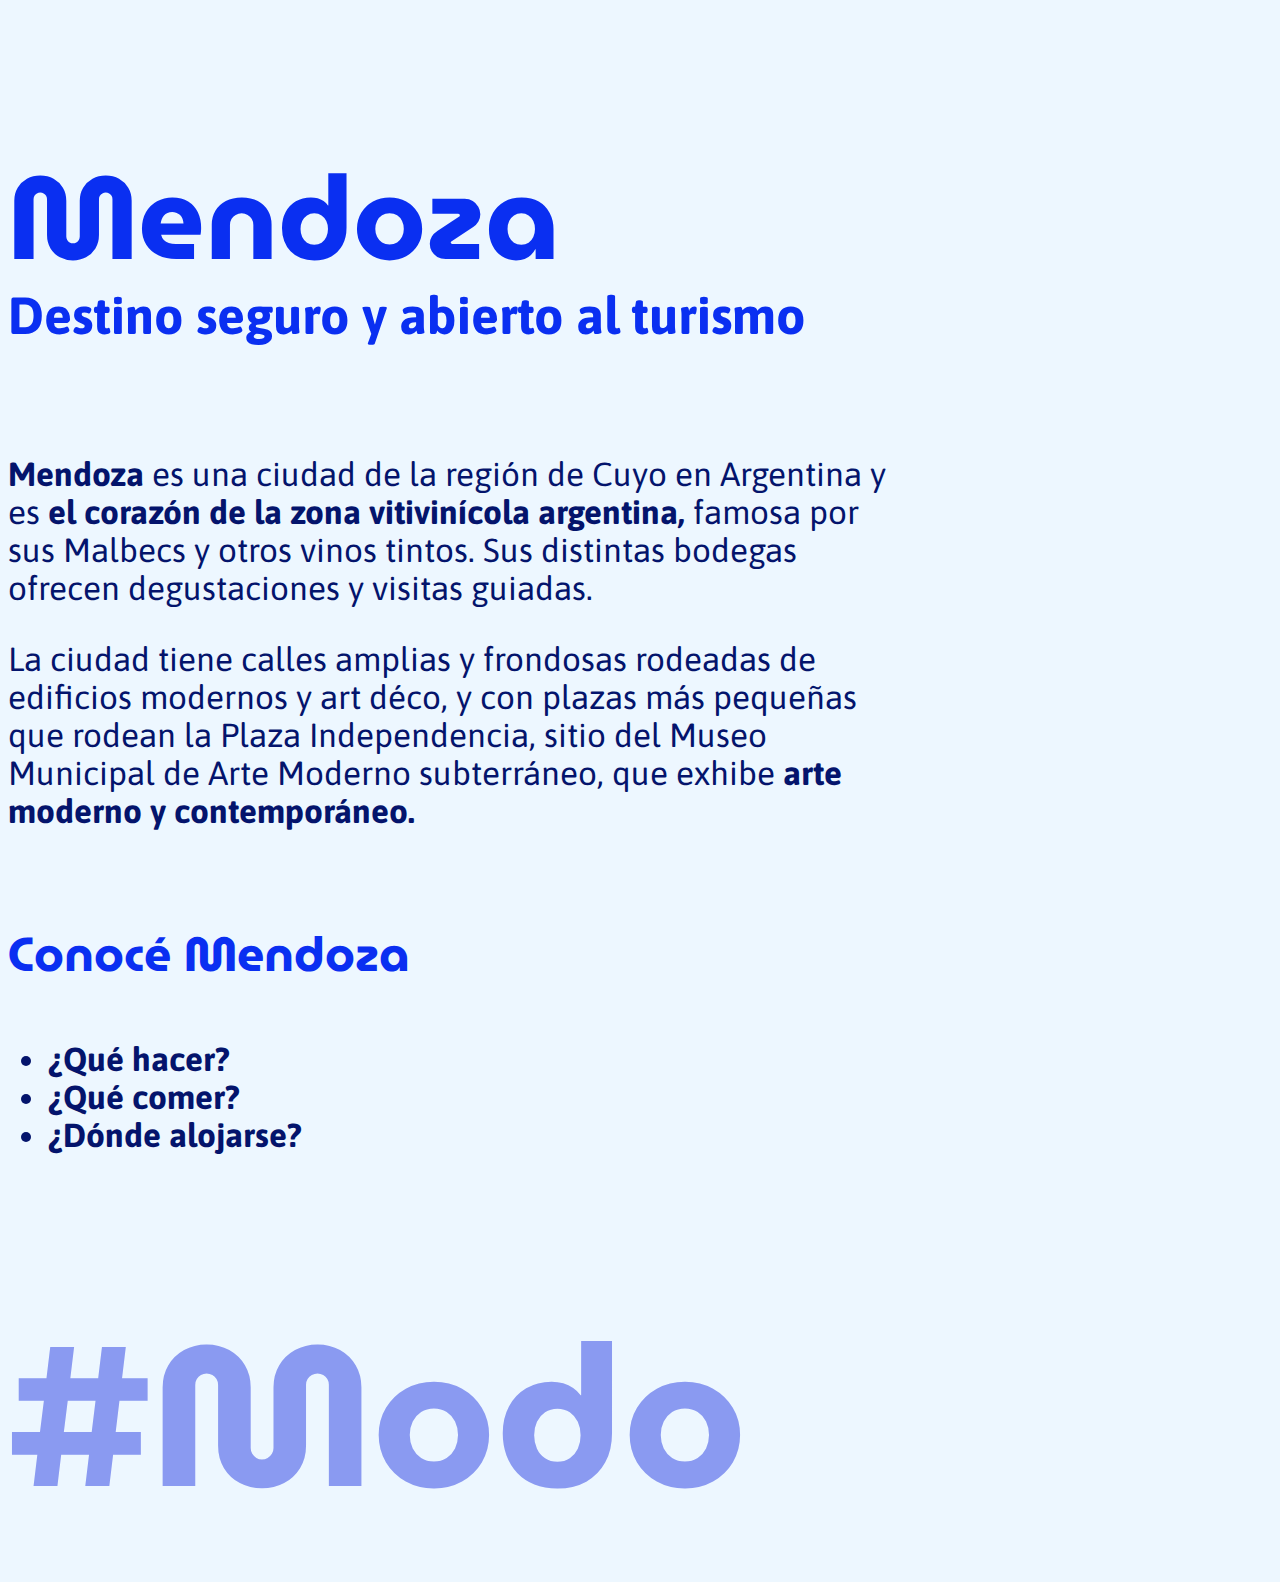
<file: M1 HTML/Ejercicio 1/index.html>
<!DOCTYPE html>
<html lang="es">
<html>

<head>
    <meta name="viewport" content="width=device-width, initial-scale=1.0">
    <meta charset="UTF-8">
    <meta http-equiv="X-UA-Compatible" content="IE=edge">
    <meta name="viewport" content="width=device-width, initial-scale=1.0">
    <link rel="stylesheet" href="estiloscssmendoza.css">
    <link rel="preconnect" href="https://fonts.googleapis.com">
    <link rel="preconnect" href="https://fonts.gstatic.com" crossorigin>
    <link href="https://fonts.googleapis.com/css2?family=Asap:wght@100&family=MuseoModerno:wght@700&display=swap" rel="stylesheet">
    <title>Laboratorio 1</title>
</head>

<body>
    <section> 
        <h1>Mendoza</h1>
        <h2 >Destino seguro y abierto al turismo</h2>
    </section>
        
    <p>
        <br>
        <br>
        
        <strong>Mendoza</strong> es una ciudad de la región de Cuyo en Argentina y
        es <strong>el corazón de la zona vitivinícola argentina,</strong> famosa por
        sus Malbecs y otros vinos tintos. Sus distintas bodegas
        ofrecen degustaciones y visitas guiadas. 
    </p>  
    
    <p>  
        La ciudad tiene calles amplias y frondosas rodeadas de
        edificios modernos y art déco, y con plazas más pequeñas
        que rodean la Plaza Independencia, sitio del Museo
        Municipal de Arte Moderno subterráneo, que exhibe <strong>arte
        moderno y contemporáneo.</strong>
        
        <br>
        <br>
    </p>
    
    <h3>Conocé Mendoza</h3>  
    
    <ul>
        
    <li>¿Qué hacer?</li>
    <li>¿Qué comer?</li>   
    <li>¿Dónde alojarse?</li> 
    </ul>
<br>
<br>
<br>
<br>
    
<div class="modo">
       <span>#Modo</span> 
</div>
    
    
</body>
</html>
</file>
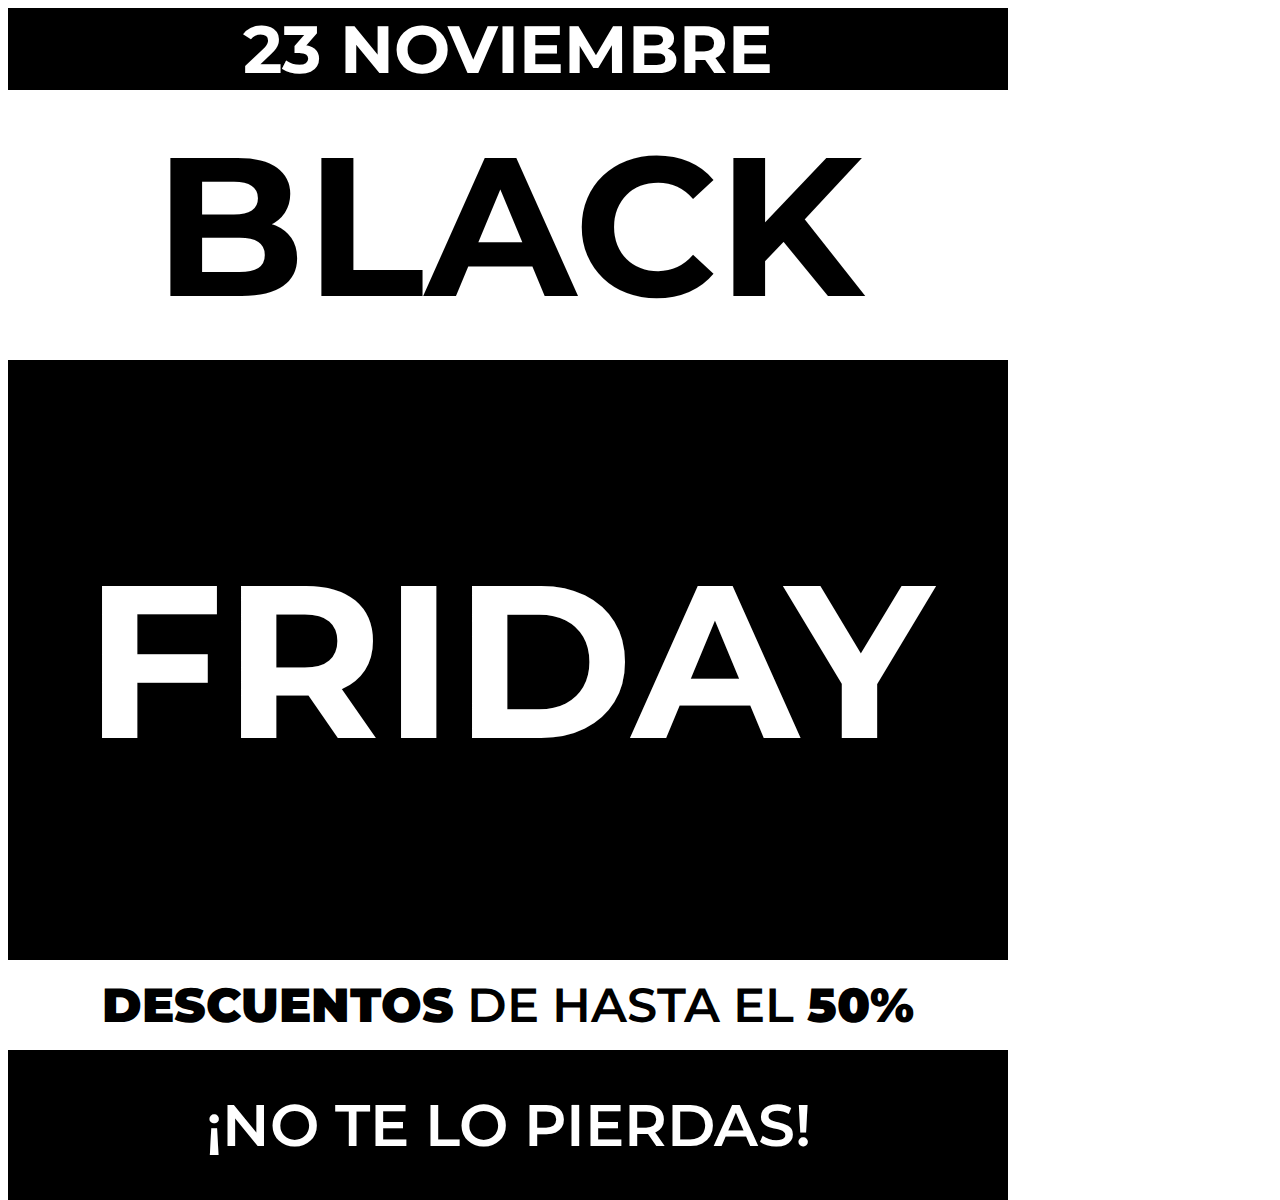
<file: M1 HTML/Ejercicio 2/index.html>
<!DOCTYPE html>
<html lang="es">
<html>

<head>
    <meta name="viewport" content="width=device-width, initial-scale=1.0">
    <meta charset="UTF-8">
    <meta http-equiv="X-UA-Compatible" content="IE=edge">
    <meta name="viewport" content="width=device-width, initial-scale=1.0">
    <link rel="stylesheet" href="estiloscssej2.css">
    <link rel="preconnect" href="https://fonts.googleapis.com">
    <link rel="preconnect" href="https://fonts.gstatic.com" crossorigin>
    <link href="https://fonts.googleapis.com/css2?family=Montserrat:wght@100;600;900&display=swap" rel="stylesheet">
    <title>Laboratorio 2</title>
</head>

<body>
    
    
    <section class="denoviembre"> 
        <h3>23 NOVIEMBRE</h3>
    </section>
    
    <section class="black"> 
        <h2>BLACK</h2>
    </section>
    
    <section class="friday"> 
        <h1>FRIDAY</h1>
    </section>

    <section class="descuentos"> 
        
        <h4><strong>DESCUENTOS</strong>&nbsp <span>DE HASTA EL</span>  &nbsp<strong>50%</strong></h4>
        
    </section>

    <section class="notepierdas" >
        <span>¡NO TE LO PIERDAS!</span>
    </section>

</body>




</html>
</file>
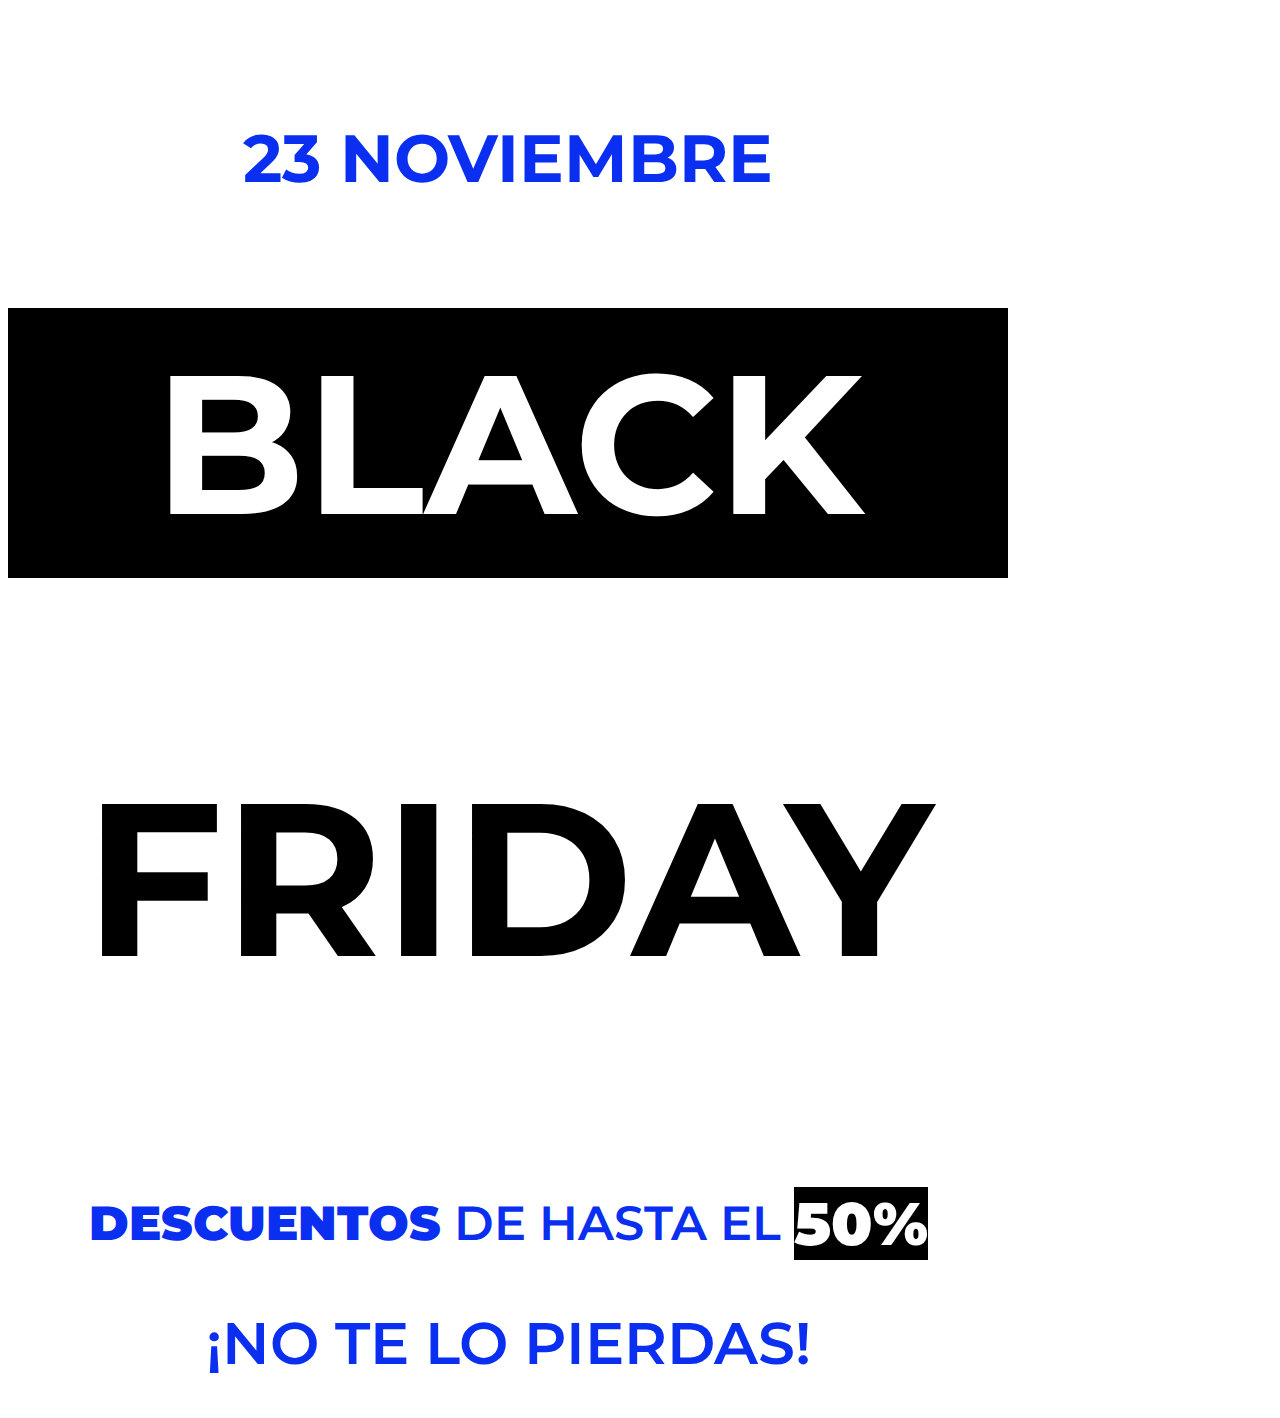
<file: M1 HTML/Ejercicio 3/index.html>
<!DOCTYPE html>
<html lang="es">
<html>

<head>
    <meta name="viewport" content="width=device-width, initial-scale=1.0">
    <meta charset="UTF-8">
    <meta http-equiv="X-UA-Compatible" content="IE=edge">
    <meta name="viewport" content="width=device-width, initial-scale=1.0">
    <link rel="stylesheet" href="estiloscssej3.css">
    <link rel="preconnect" href="https://fonts.googleapis.com">
    <link rel="preconnect" href="https://fonts.gstatic.com" crossorigin>
    <link href="https://fonts.googleapis.com/css2?family=Montserrat:wght@100;600;900&display=swap" rel="stylesheet">
    <title>Laboratorio 3</title>
</head>

<body>
    
    
    <div class="denoviembre"> 
        <h3>23 NOVIEMBRE</h3>
    </div>
    
    <div class="black"> 
        <h2>BLACK</h2>
    </div>
    
    <div class="friday"> 
        <h1>FRIDAY</h1>
    </div>

    <div class="descuentos"> 
        
        <h4><strong>DESCUENTOS</strong>&nbsp<span>DE HASTA EL</span>&nbsp<strong><span class="cincuenta">50%</strong></span></h4>
        
    </div>

    <div class="notepierdas" >
        <span>¡NO TE LO PIERDAS!</span>
    </div>

</body>




</html>
</file>
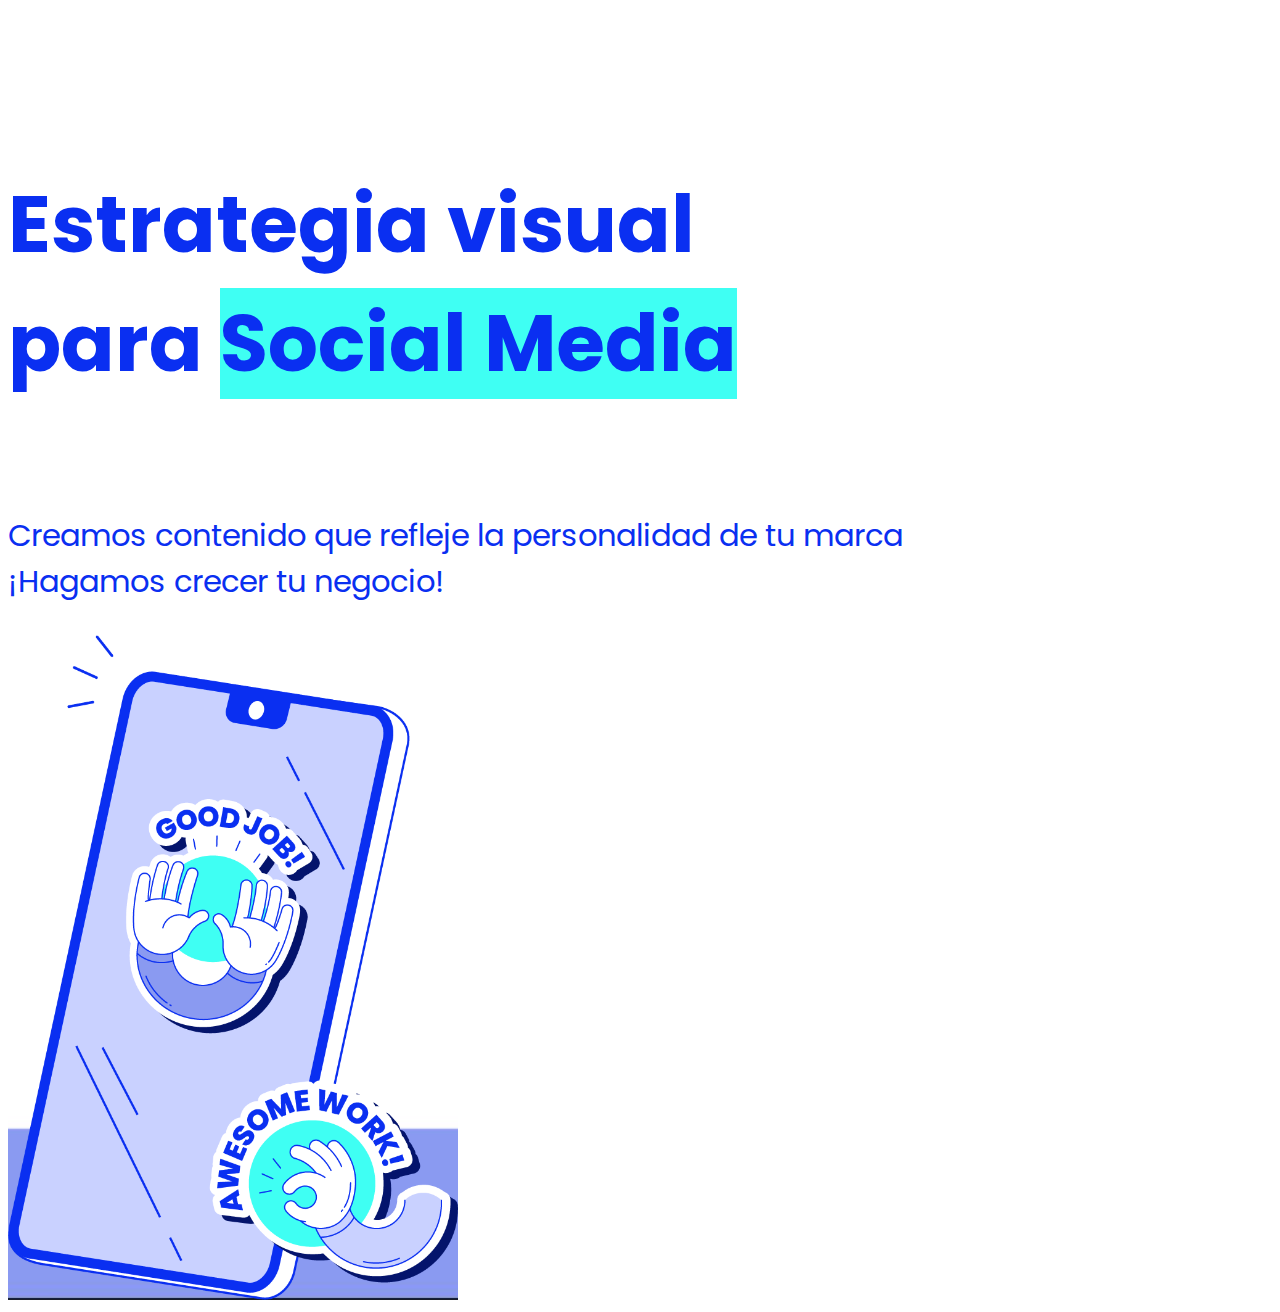
<file: M2 HTML/Ejercicio 1/index.html>
<!DOCTYPE html>
<html lang="es">
<html>

<head>
    <meta name="viewport" content="width=device-width, initial-scale=1.0">
    <meta charset="UTF-8">
    <meta http-equiv="X-UA-Compatible" content="IE=edge">
    <meta name="viewport" content="width=device-width, initial-scale=1.0">
    <link rel="stylesheet" href="m2htmlej1.css">
    <link rel="preconnect" href="https://fonts.googleapis.com">
    <link rel="preconnect" href="https://fonts.gstatic.com" crossorigin>
    <link href="https://fonts.googleapis.com/css2?family=Poppins:wght@500;700&display=swap" rel="stylesheet">
    <title>Laboratorio 1</title>
</head>

<body>
   
    <section class="titulo">
        <h1>Estrategia visual <br>para&nbsp;<span class="socialmedia">Social Media</span></h1>
    </section>
    
    <section>
        <p>Creamos contenido que refleje la personalidad de tu marca ¡Hagamos crecer tu negocio!</p>
    </section>

    <section class="imagenes">
        <img src="images/celu.png" alt=“celu” style="width: 50%; height: 50%;">
    </section>
        
   
    
</body>
</html>
</file>
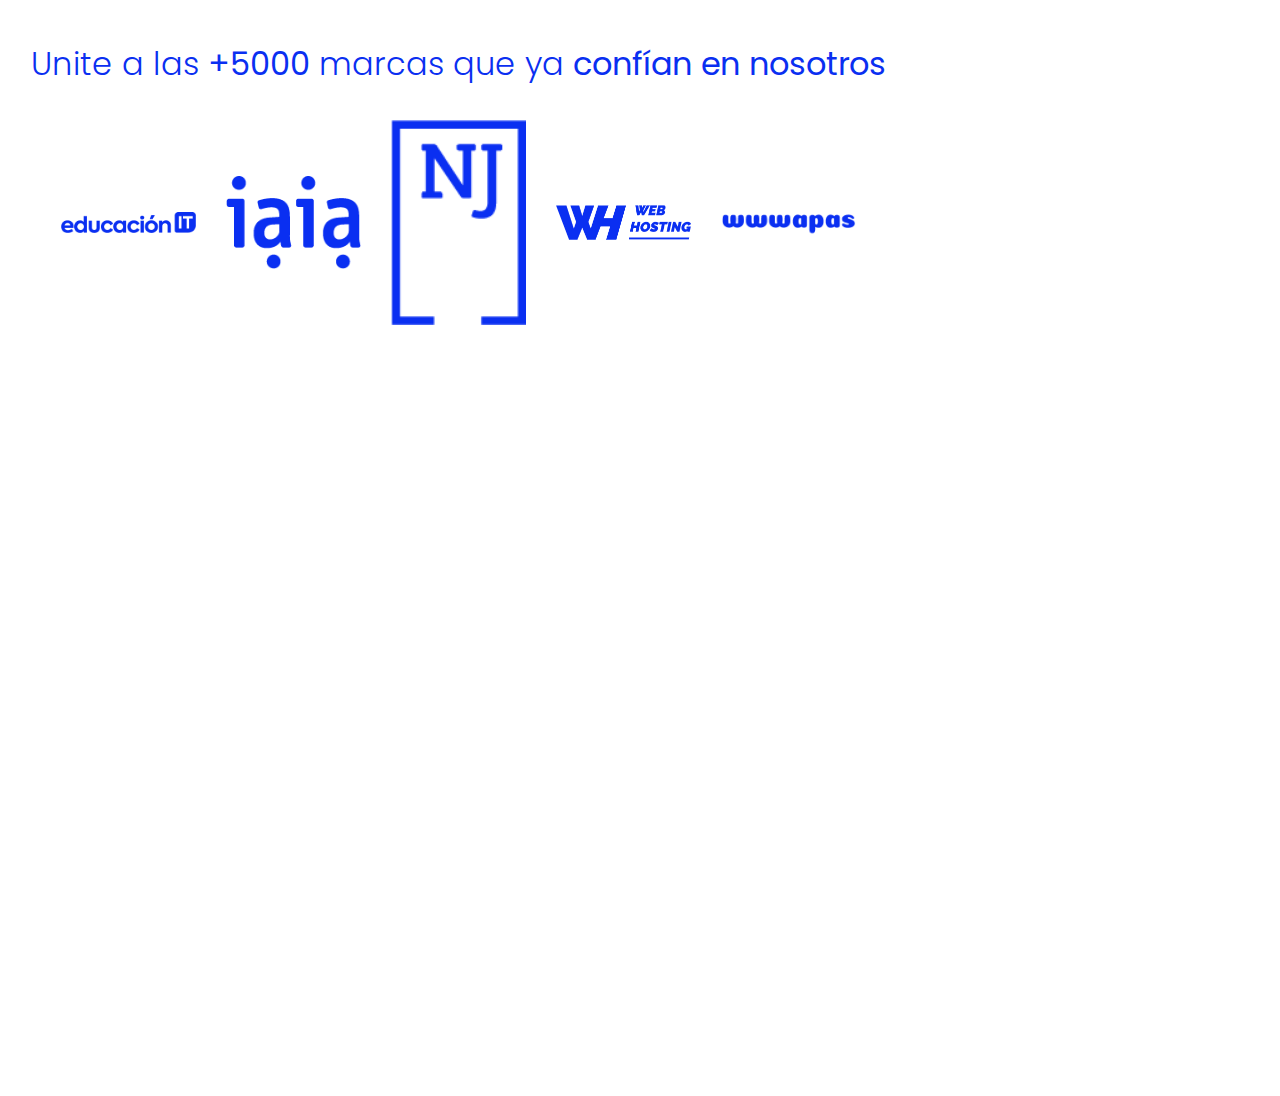
<file: M2 HTML/Ejercicio 2/index.html>
<!DOCTYPE html>
<html lang="es">
<html>

<head>
    <meta name="viewport" content="width=device-width, initial-scale=1.0">
    <meta charset="UTF-8">
    <meta http-equiv="X-UA-Compatible" content="IE=edge">
    <meta name="viewport" content="width=device-width, initial-scale=1.0">
    <link rel="stylesheet" href="m2htmlej2.css">
    <link rel="preconnect" href="https://fonts.googleapis.com">
    <link rel="preconnect" href="https://fonts.gstatic.com" crossorigin>
    <link href="https://fonts.googleapis.com/css2?family=Poppins:wght@300;500;700&display=swap" rel="stylesheet">
    <title>Laboratorio 2</title>
</head>

<body>
   
    <section class="titulo">
                 <span>Unite a las <strong>+5000</strong> marcas que ya <strong>confían en nosotros</strong></span>
    </section>
    
   <div class="imagenes">
        <img src="images/logos-EIT.png" alt=“EducacionIT” style="width: 15% ; height: 15% ;">
        <img src="images/logos-iaia.png" alt=“iaiaia” style="width: 15%; height: 15% ;">
        <img src="images/logos-NJ.png" alt=“NJ” style="width: 15% ; height: 15% ;">
        <img src="images/logos-WH.png" alt=“WH” style="width: 15% ; height: 15% ;">
        <img src="images/logos-wwwapas.png" alt=“wwwapas” style="width: 15%; height: 15% ;">
   </div>
        
   
    
</body>
</html>
</file>
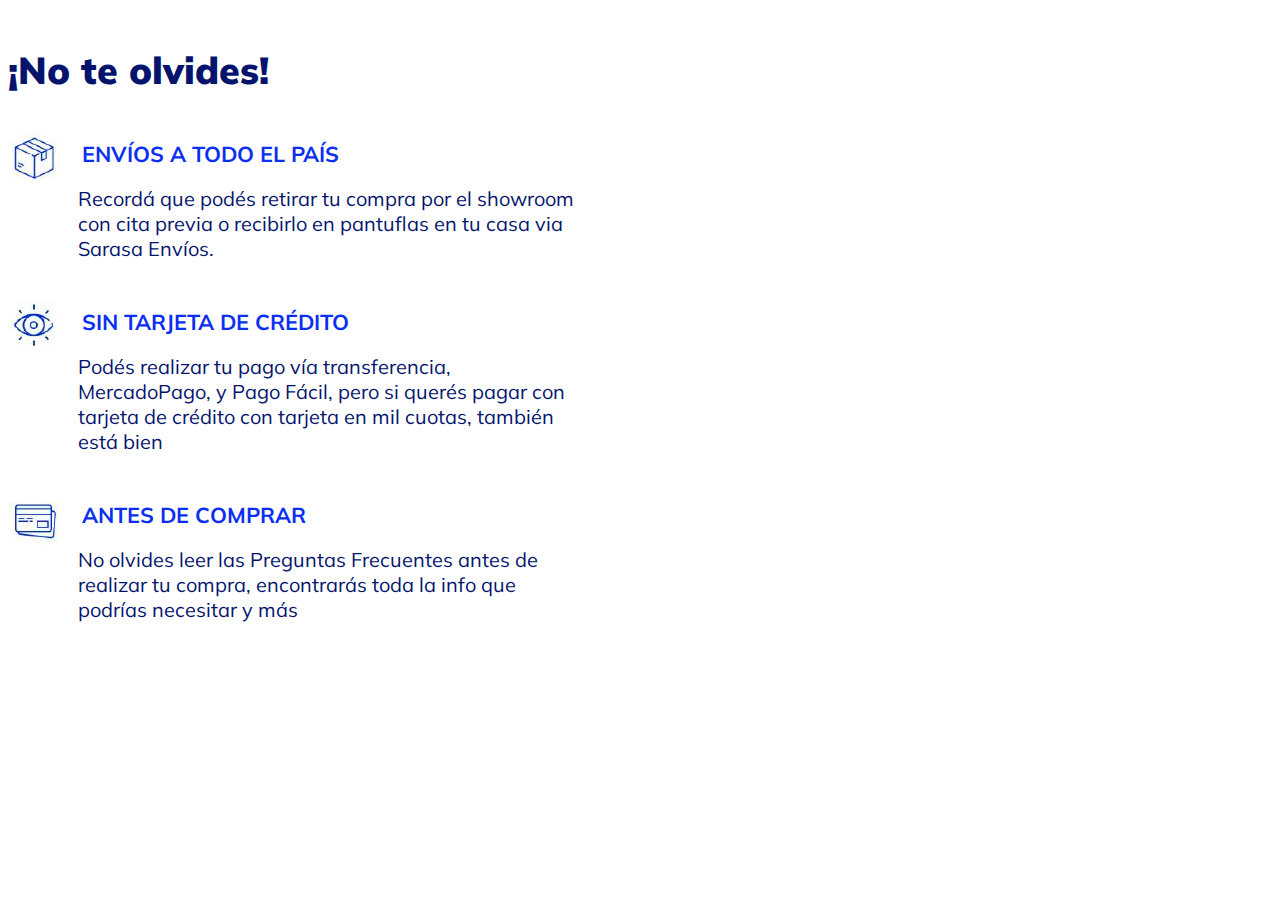
<file: M3-HTML/Ej 1/index.html>
<!DOCTYPE html>
<html lang="es">
<head>
    <meta charset="UTF-8">
    <meta http-equiv="X-UA-Compatible" content="IE=edge">
    <meta name="viewport" content="width=device-width, initial-scale=1.0">
    <title>Desafío 1</title>
    <link rel="preconnect" href="https://fonts.googleapis.com">
    <link rel="preconnect" href="https://fonts.gstatic.com" crossorigin>
    <link href="https://fonts.googleapis.com/css2?family=Mulish:wght@400;700;900&display=swap" rel="stylesheet">
    <link rel="stylesheet" href="ej1.css">

</head>

<p class="titulo">
    ¡No te olvides!
</p>

<div>
<img class="imagenes" src="images/box-icon.jpg" alt="box">
<span class="tituloimagen">ENVÍOS A TODO EL PAÍS</span>
<p>
    Recordá que podés retirar tu compra por el showroom con cita previa o recibirlo en pantuflas en tu casa
    via Sarasa Envíos.
</p>
</div>

<div>
    <img class="imagenes" src="images/eye-icon.jpg" alt="eye">
    <span class="tituloimagen">SIN TARJETA DE CRÉDITO</span>
    <p>
        Podés realizar tu pago vía transferencia, MercadoPago, y Pago Fácil, pero 
        si querés pagar con tarjeta de crédito con tarjeta en mil cuotas, también está bien
    </p>
    </div>

    <div>
        <img class="imagenes" src="images/card-icon.jpg" alt="card">
        <span class="tituloimagen">ANTES DE COMPRAR</span>
        <p>
            No olvides leer las Preguntas Frecuentes antes de realizar tu compra,
            encontrarás toda la info que podrías necesitar y más
        </p>
        </div>
    
<body>
    
</body>
</html>
</file>
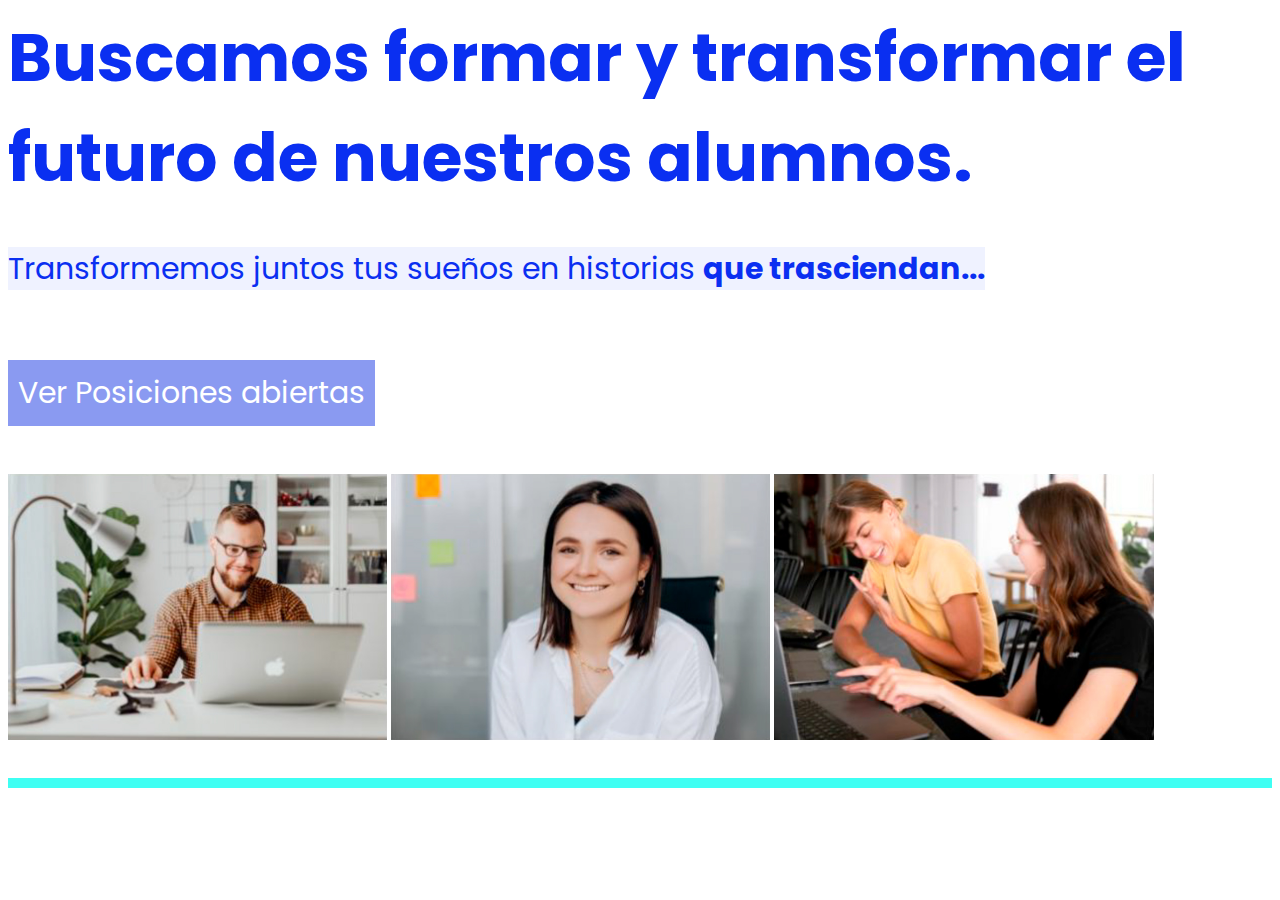
<file: M3-HTML/Ej 2/index.html>
<!DOCTYPE html>
<html lang="es">
<head>
    <meta charset="UTF-8">
    <meta http-equiv="X-UA-Compatible" content="IE=edge">
    <meta name="viewport" content="width=device-width, initial-scale=1.0">
    <title>Desafío 2</title>
    <link rel="preconnect" href="https://fonts.googleapis.com">
    <link rel="preconnect" href="https://fonts.gstatic.com" crossorigin>
    <link href="https://fonts.googleapis.com/css2?family=Poppins:wght@400;700&display=swap" rel="stylesheet">
    <link rel="stylesheet" href="ej2.css">

</head>

<div>
<p class="titulo">
    Buscamos formar y transformar el futuro de nuestros alumnos.
</p>
</div>

<div>
<p class ="subtitulo">
    Transformemos juntos tus sueños en historias <strong>que trasciendan...</strong>
</p>
</div>

<div>
    
        <button class="posiciones">Ver Posiciones abiertas</button>
    
</div>

<div>
<p>
    <img class="imagenes" src="images/img-1.jpg" alt="img1">
    <img class="imagenes" src="images/img-2.jpg" alt="img2">
    <img class="imagenes" src="images/img-3.jpg" alt="img3">
</p>
</div>

<div style="background-color: #3ffff3; height:10px;" >

</div>


    
<body>
    
</body>
</html>
</file>
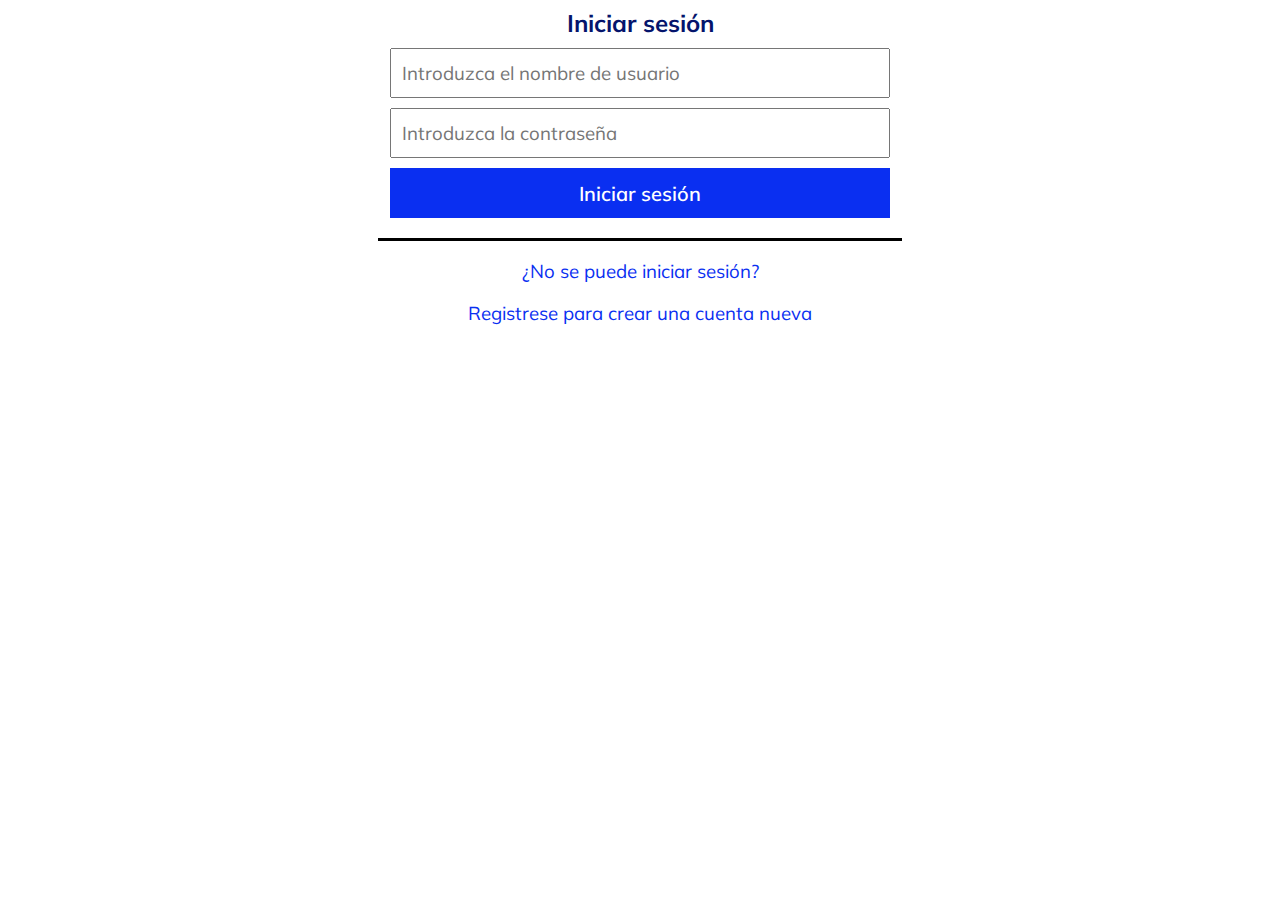
<file: M3-HTML/Ej 3/index.html>
<!DOCTYPE html>
<html lang="en">
<head>
    <meta charset="UTF-8">
    <meta http-equiv="X-UA-Compatible" content="IE=edge">
    <meta name="viewport" content="width=device-width, initial-scale=1.0">
    <link rel="preconnect" href="https://fonts.googleapis.com">
    <link rel="preconnect" href="https://fonts.gstatic.com" crossorigin>
    <link href="https://fonts.googleapis.com/css2?family=Mulish:wght@400;600;700&display=swap" rel="stylesheet">
    <link rel="stylesheet" href="ej3.css">
    <title>Desafío 3</title>
</head>

<body>
    <span class="titulo">Iniciar sesión</span><br>
<form>
    
    <fieldset>
        
<input class="inputs" type="text" placeholder="Introduzca el nombre de usuario" id="user"><br>
<input class="inputs" type="password" placeholder="Introduzca la contraseña" id="password"><br>
<input class="submit" type="submit" id="iniciarsesion" value="Iniciar sesión"><br>
    
    </fieldset> 
    


</form>
<br>
<a  href=index.html title="¿No se puede iniciar sesión?">¿No se puede iniciar sesión?</a>
<br>
<br>
<a href=index.html title="Registrese">Registrese para crear una cuenta nueva</a>
</body>
</html>
</file>
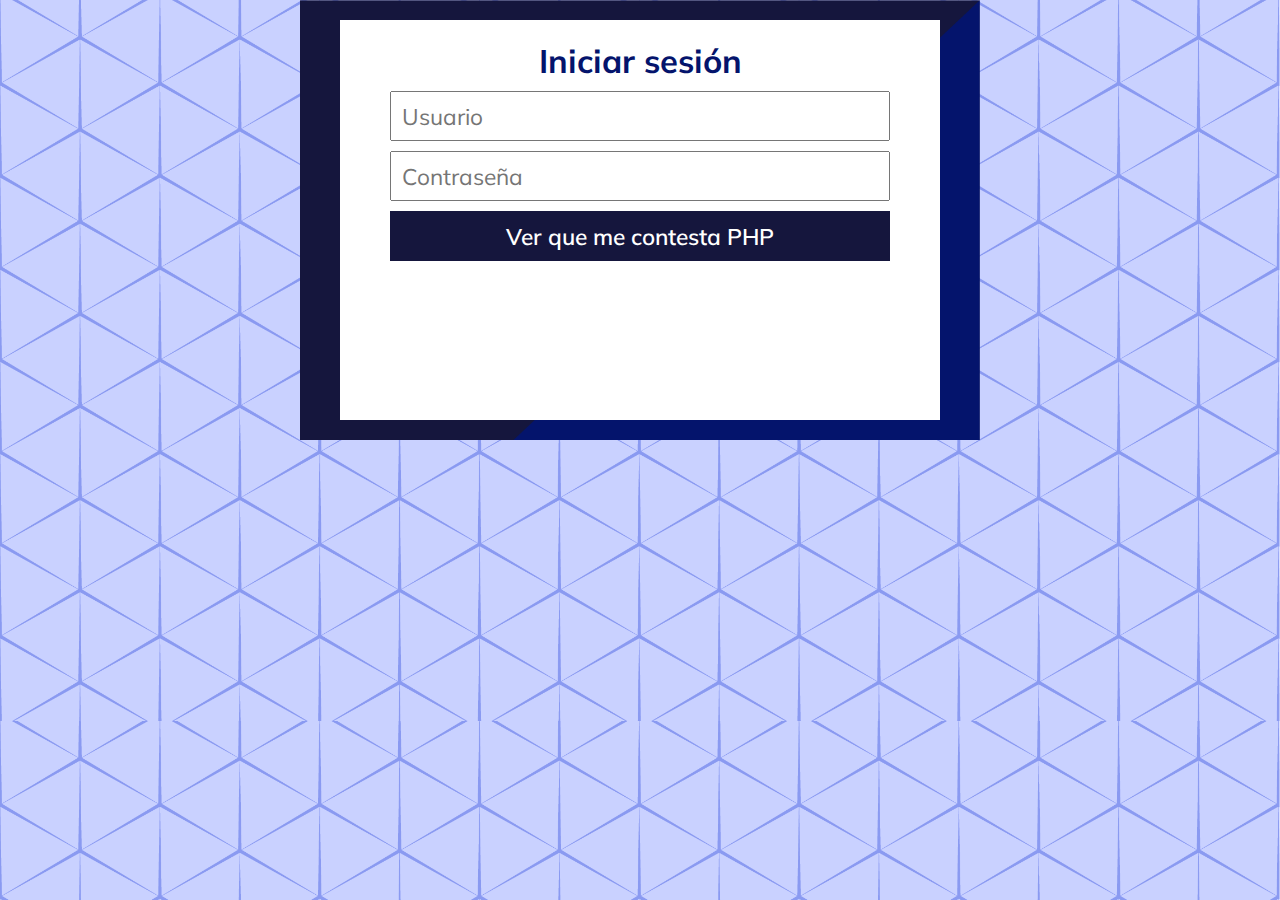
<file: M4-HTML/Ej 1/index.html>
<!DOCTYPE html>
<html lang="en">
<head>
    <meta charset="UTF-8">
    <meta http-equiv="X-UA-Compatible" content="IE=edge">
    <meta name="viewport" content="width=device-width, initial-scale=1.0">
    <link rel="preconnect" href="https://fonts.googleapis.com">
    <link rel="preconnect" href="https://fonts.gstatic.com" crossorigin>
    <link href="https://fonts.googleapis.com/css2?family=Mulish:wght@400;600;700&display=swap" rel="stylesheet">
    <link rel="stylesheet" href="ej1.css">
    <title>Desafío 1</title>
</head>

<body>
    
<div class="divisor">
    
    <form>
        <span class="titulo">Iniciar sesión</span><br>
    <fieldset>
        
<input class="inputs" type="text" placeholder="Usuario" id="user"><br>
<input class="inputs" type="password" placeholder="Contraseña" id="password"><br>
<input class="submit" type="submit" id="vercontesta" value="Ver que me contesta PHP"><br>
    
    </fieldset> 
    


</form>
</div>

</body>
</html>
</file>
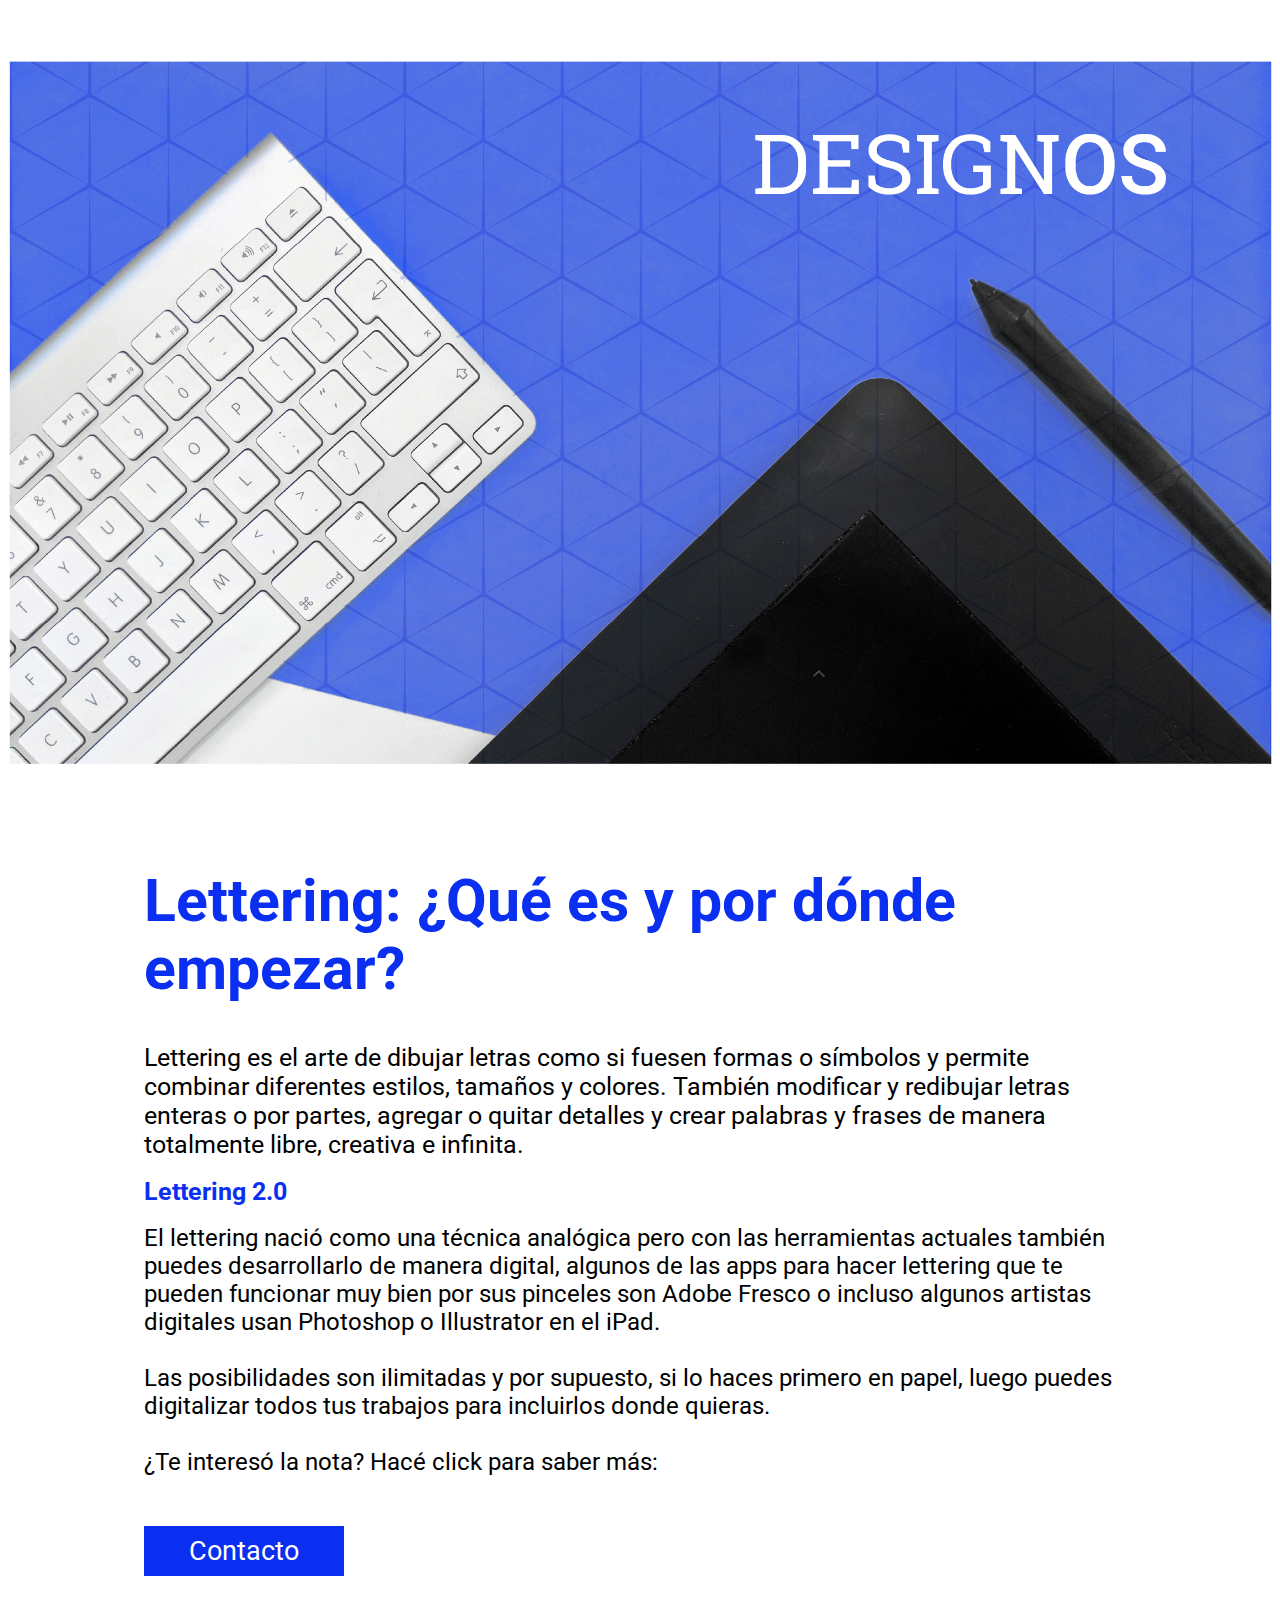
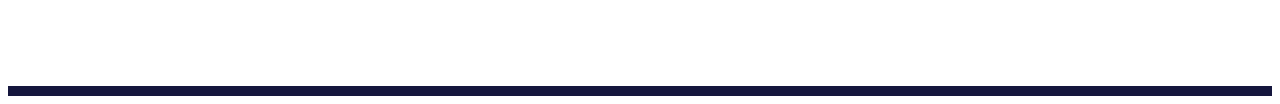
<file: M4-HTML/Ej 3/index.html>
<!DOCTYPE html>
<html lang="es">
<head>
    <meta charset="UTF-8">
    <meta http-equiv="X-UA-Compatible" content="IE=edge">
    <meta name="viewport" content="width=device-width, initial-scale=1.0">
    <title>Desafío 3</title>
    <link rel="preconnect" href="https://fonts.googleapis.com">
    <link rel="preconnect" href="https://fonts.gstatic.com" crossorigin>
    <link href="https://fonts.googleapis.com/css2?family=Roboto:wght@400;700&display=swap" rel="stylesheet">
    <link rel="stylesheet" href="ej3.css">
</head>


<body>
    <header>
            
    </header>
    <main>
        
<h1 class="titulo">Lettering: ¿Qué es y por dónde empezar?</h1>
<p class="p1">
    Lettering es el arte de dibujar letras como si fuesen formas o símbolos 
    y permite combinar diferentes estilos, tamaños y colores. 
    También modificar y redibujar letras enteras o por partes, 
    agregar o quitar detalles y crear palabras y frases de manera totalmente libre, 
    creativa e infinita.
</p>
<br>
    <h2>Lettering 2.0</h2><br>
    <p class="p2">
        
    El lettering nació como una técnica analógica pero con las herramientas 
    actuales también puedes desarrollarlo de manera digital, 
    algunos de las apps para hacer lettering que te pueden funcionar 
    muy bien por sus pinceles son Adobe Fresco o incluso algunos artistas digitales 
    usan Photoshop o Illustrator en el iPad.<br><br>
    Las posibilidades son ilimitadas y por supuesto, 
    si lo haces primero en papel, luego puedes digitalizar todos tus trabajos para incluirlos 
    donde quieras. <br><br>

    ¿Te interesó la nota? Hacé click para saber más:

</p>

<a href="mailto:cosme@gmail.com">
<button class="contacto">Contacto</button>
</a>

    </main>
    <footer>

    </footer>
</body>
</html>
</file>
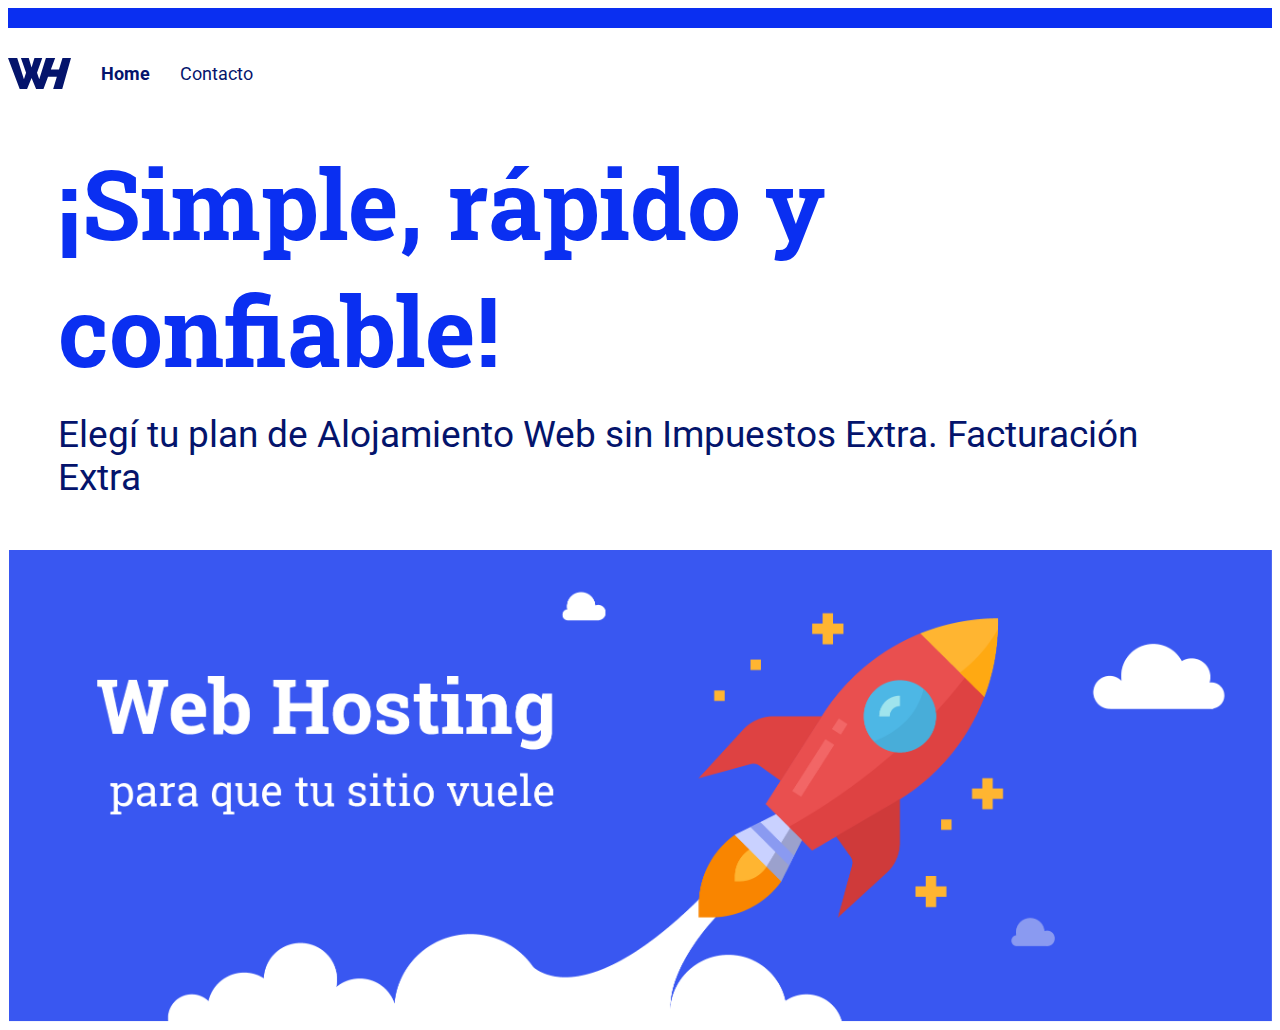
<file: M5-HTML/Ej  1 y 2/index.html>
<!DOCTYPE html>
<html lang="es">
<head>
    <meta charset="UTF-8">
    <meta http-equiv="X-UA-Compatible" content="IE=edge">
    <meta name="viewport" content="width=device-width, initial-scale=1.0">
    <title>Laboratorio 1</title>
    <link rel="preconnect" href="https://fonts.googleapis.com">
    <link rel="preconnect" href="https://fonts.gstatic.com" crossorigin>
    <link href="https://fonts.googleapis.com/css2?family=Roboto+Slab:wght@700&family=Roboto:wght@400;700&display=swap" rel="stylesheet">
    <link rel="stylesheet" href="ej1.css">
</head>
<body>
    <header class="header">
<img class="logo" src="images/M5-logo-azul.svg" alt="logoin">
<a class="vinculos activo" href="index.html">Home</a>
<a class= "vinculos" href="contacto.html">Contacto</a>
    </header>

    <div class="titular">
        <h1>¡Simple, rápido y confiable!</h1>
        <h2>Elegí tu plan de Alojamiento Web sin Impuestos Extra. Facturación Extra</h2>
    </div>

    <div class="contenido">
<img class="main" src="images/M5-Desafío1-img.png" alt="contenido">
    </div>
    
</body>
</html>
</file>
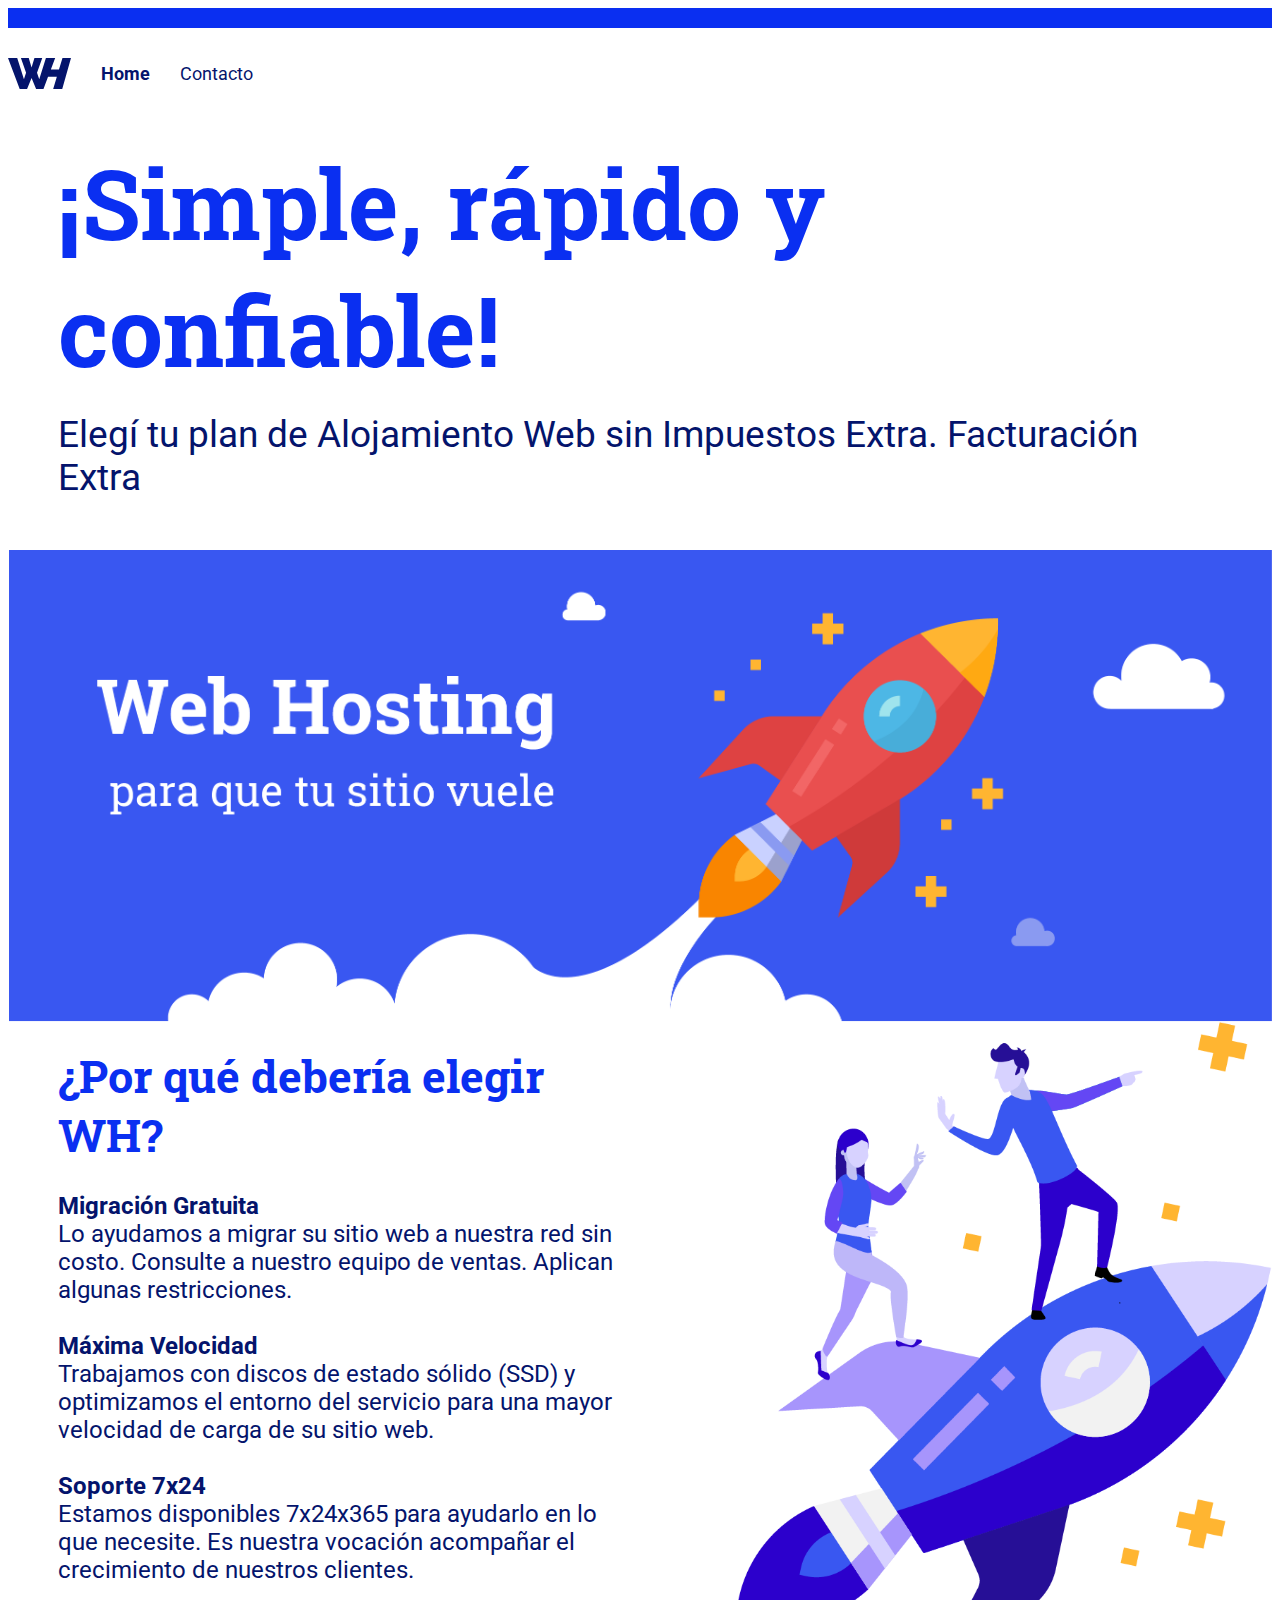
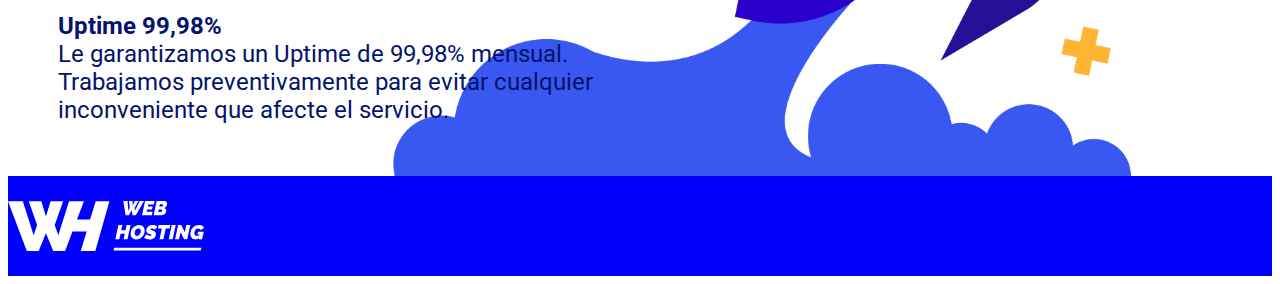
<file: M5-HTML/Ej 3/index.html>
<!DOCTYPE html>
<html lang="es">
<head>
    <meta charset="UTF-8">
    <meta http-equiv="X-UA-Compatible" content="IE=edge">
    <meta name="viewport" content="width=device-width, initial-scale=1.0">
    <title>Laboratorio 1</title>
    <link rel="preconnect" href="https://fonts.googleapis.com">
    <link rel="preconnect" href="https://fonts.gstatic.com" crossorigin>
    <link href="https://fonts.googleapis.com/css2?family=Roboto+Slab:wght@700&family=Roboto:wght@400;700&display=swap" rel="stylesheet">
    <link rel="stylesheet" href="ej1.css">
</head>
<body>
    <header class="header">
<img class="logo" src="images/M5-logo-azul.svg" alt="logoin">
<a class="vinculos activo" href="index.html">Home</a>
<a class= "vinculos" href="contacto.html">Contacto</a>
    </header>

    <div class="titular">
        <h1>¡Simple, rápido y confiable!</h1>
        <h2>Elegí tu plan de Alojamiento Web sin Impuestos Extra. Facturación Extra</h2>
    </div>

    <div class="contenido">
<img class="main" src="images/M5-Desafío1-img.png" alt="contenido">
    </div>

    <div class="contenido2">
        <p>
           <span class="titulo2">¿Por qué debería elegir WH?</span> <br><br>

           <strong>Migración Gratuita</strong> <br>
Lo ayudamos a migrar su sitio web a nuestra red sin costo. Consulte a nuestro equipo de ventas. Aplican algunas restricciones. <br><br>

<strong>Máxima Velocidad</strong> <br>
Trabajamos con discos de estado sólido (SSD) y optimizamos el entorno del servicio para una mayor velocidad de carga de su sitio web. <br><br>

<strong>Soporte 7x24</strong> <br>
Estamos disponibles 7x24x365 para ayudarlo en lo que necesite. Es nuestra vocación acompañar el crecimiento de nuestros clientes. <br><br>

<strong>Uptime 99,98%</strong> <br>
Le garantizamos un Uptime de 99,98% mensual. Trabajamos preventivamente para evitar cualquier inconveniente que afecte el servicio. <br><br>
        </p>
        
    </div>
    <footer>
        <img class="logoblanco" src="images/M5-logo-blanco.svg" alt="logoblanco">
    </footer>
    
</body>
</html>
</file>
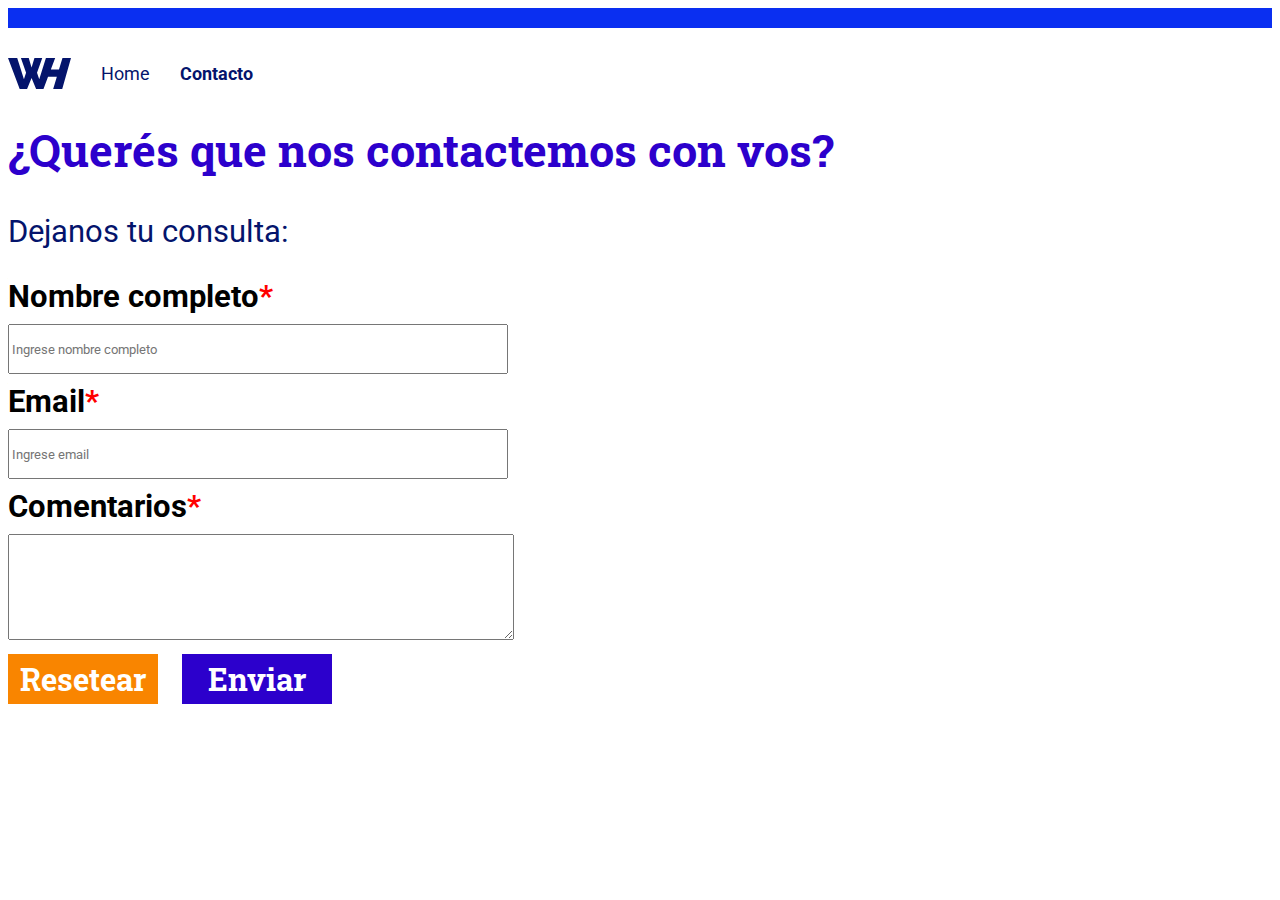
<file: M5-HTML/Ej  1 y 2/contacto.html>
<!DOCTYPE html>
<html lang="es">
<head>
    <meta charset="UTF-8">
    <meta http-equiv="X-UA-Compatible" content="IE=edge">
    <meta name="viewport" content="width=device-width, initial-scale=1.0">
    <title>Laboratorio 1</title>
    <link rel="preconnect" href="https://fonts.googleapis.com">
    <link rel="preconnect" href="https://fonts.gstatic.com" crossorigin>
    <link href="https://fonts.googleapis.com/css2?family=Roboto+Slab:wght@700&family=Roboto:wght@400;700&display=swap" rel="stylesheet">
    <link rel="stylesheet" href="ej1.css">
</head>
<body>
    <header class="header">
<img class="logo" src="images/M5-logo-azul.svg" alt="logoin">
<a class="vinculos" href="index.html">Home</a>
<a class= "vinculos activo" href="contacto.html">Contacto</a>
    </header>

<p class="tituloform">

    <span class="contactemos">¿Querés que nos contactemos con vos?</span><br><br>
    <span> Dejanos tu consulta:</span>
</p>
    <div class="formulario">
    
        <form>
       
    <label class="labelform" for="nombre">Nombre completo<span style="color: red;">*</span></label>
    <input class="inputs" type="text" placeholder="Ingrese nombre completo" id="nombre" name="nombre" required><br>
    <label class="labelform" for="email">Email<span style="color: red;">*</span></label><br>
    <input class="inputs" type="email" placeholder="Ingrese email" id="email" name="email" required><br>
    <label class="labelform" for="comentarios">Comentarios<span style="color: red;">*</span></label><br>
    <textarea class="comentarios" id="comentarios" name="comentarios" required></textarea><br>
    <input class="resetear" type="reset" id="resetear" value="Resetear">
    <input class="enviar" type="submit" id="submit" value="Enviar"><br>
    
        
    
    
    </form>
    </div>

  
    
</body>
</html>
</file>
<file: M1 HTML/Ejercicio 1/estiloscssmendoza.css>
body {
background-color: #edf7ff;
min-height: 1080px;
max-width: 900px;
text-align: left;
}

section {
    height: fit-content;
}
h1{
    font-family: 'MuseoModerno', sans-serif;
    color: #0a2ff1;
    font-weight: bold;
    font-size: 88pt;
    padding-top: 1em;
    padding-bottom: 0;
    margin: 0;
    margin-block: 0;
    height:160px;
    
}

h2 {
    font-family: 'Asap', sans-serif;
    color:#0a2ff1;
    font-weight: bold;
    font-size: 39pt;
    padding: 0;
    margin: 0;
    margin-block: 0;
}

p{
    font-family: 'Asap', sans-serif;
    color:#04146c;
    font-size: 25pt;
    


}



h3 {
    font-family: 'MuseoModerno', sans-serif;
    color:#0a2ff1;
    font-weight: bold ;
    font-size: 36pt;
}

ul{
    font-family: 'Asap', sans-serif;
    color:#04146c;
    font-weight:bold ;
    font-size: 25pt;
}

.modo {

    font-family: 'MuseoModerno', sans-serif;
    color:#8a9af1;
    font-weight: bold ;
    font-size: 149pt;
}
</file>
<file: M1 HTML/Ejercicio 2/estiloscssej2.css>
body {
    height: 600px;
    width: 1000px
    
}

h1 {
    font-size: 1em;
    margin: 0;
    padding:0;
    height: 100%;
    display:flex;
    align-items: center;
    justify-content: center;    
}

h2 {
    font-size: 1em;
    margin: 0;
    padding: 0%;
    height: 100%;
    display:flex;
    align-items: center;
    justify-content: center;
}

h3 {
    font-size: 1em;
    margin-top: 0%;
    margin-bottom: 0%;
    padding: 0%;
    height: 100%;
    display:flex;
    align-items: center;
    justify-content: center;
}

h4 {
    font-size: 1em;
    font-weight: inherit;
    margin: 0;
    padding: 0%;
    height: 100%;
    display:flex;
    align-items: center;
    justify-content: center;
}

.denoviembre {

    font-family: 'Montserrat', sans-serif;
    color: white;
    font-size: 50pt;
    font-weight: 900;
    background-color: black;
   
}

.black {

    font-family: 'Montserrat', sans-serif;
    color: black;
    font-size: 148pt;
    font-weight: 900;
    background-color: white;
    height: 45%;
}

.friday {
    
    font-family: 'Montserrat', sans-serif;
    color: white;
    font-size: 163pt;
    font-weight: 900;
    background-color: black;
    height: 100%;
    
}

.descuentos {
    
    font-family: 'Montserrat', sans-serif;
    color: black;
    font-size: 36pt;
    font-weight: 600;
    background-color: white;
    height: 15%;
    
}

.notepierdas {
    
    font-family: 'Montserrat', sans-serif;
    color: white;
    font-size: 44pt;
    font-weight: 600;
    background-color: black;
    height: 25%;
    width: 100%;
    margin: 0;
    padding: 0;
    display:flex;
    align-items: center;
    justify-content: center;

    
}
</file>
<file: M1 HTML/Ejercicio 3/estiloscssej3.css>
body {
    height: 600px;
    width: 1000px
    
}

h1 {
    font-size: 1em;
    margin: 0;
    padding:0;
    height: 100%;
    display:flex;
    align-items: center;
    justify-content: center;    
}

h2 {
    font-size: 1em;
    margin: 0;
    padding: 0%;
    height: 100%;
    display:flex;
    align-items: center;
    justify-content: center;
}

h3 {
    font-size: 1em;
    margin-top: 0%;
    margin-bottom: 0%;
    padding: 0%;
    height: 100%;
    display:flex;
    align-items: center;
    justify-content: center;
}

h4 {
    font-size: 1em;
    font-weight: inherit;
    margin: 0;
    padding: 0%;
    height: 100%;
    display:flex;
    align-items: center;
    justify-content: center;
}

.denoviembre {

    font-family: 'Montserrat', sans-serif;
    color: #0a2ff1;
    font-size: 50pt;
    font-weight: 900;
    background-color: white;
   height: 50%;
}

.black {

    font-family: 'Montserrat', sans-serif;
    color: white;
    font-size: 148pt;
    font-weight: 900;
    background-color: black;
    height: 45%;
}

.friday {
    
    font-family: 'Montserrat', sans-serif;
    color: black;
    font-size: 163pt;
    font-weight: 900;
    background-color: white;
    height: 100%;
    
}

.descuentos {
    
    font-family: 'Montserrat', sans-serif;
    color: #0a2ff1;
    font-size: 36pt;
    font-weight: 600;
    background-color: white;
    height: 15%;
    
}

.notepierdas {
    
    font-family: 'Montserrat', sans-serif;
    color: #0a2ff1;
    font-size: 44pt;
    font-weight: 600;
    background-color: white;
    height: 25%;
    width: 100%;
    margin: 0;
    padding: 0;
    display:flex;
    align-items: center;
    justify-content: center;

    
}

.cincuenta {
font-size: 45pt;
font-weight: 900;
color: white;
background-color: black;
}
</file>
<file: M2 HTML/Ejercicio 1/m2htmlej1.css>
body {

min-height: 1080px;
max-width: 900px;


}




h1{
    font-size: 1em;
    padding-top: 1em;
    padding-bottom: 0;
    margin: 0;
    margin-block: 0;
}

p{
    font-family: 'Poppins', sans-serif;
    color:#0a2ff1;
    font-size: 30.66px;
    font-weight: 400;
}

.titulo {
    font-family: 'Poppins', sans-serif;    
    color: #0a2ff1;
    font-weight: bold;
    font-size: 78.66px;
    padding-top: 1em;
    padding-bottom: 1em;
    margin: 0;
    
    
}
.socialmedia {
    
    background-color: #3ffff3;

}

.imagenes {
background-image: url("images/fondo.JPG");
background-size: 450px 665px;
background-repeat: no-repeat;
}
</file>
<file: M2 HTML/Ejercicio 2/m2htmlej2.css>
body {

min-height: 1080px;
max-width: 900px;

}

.titulo {
    font-family: 'Poppins', sans-serif;    
    color: #0a2ff1;
    font-weight: bold;
    font-size: 32px;
    font-weight: 300;
    padding-top: 1em;
    padding-bottom: 1em;
    margin: 0;
    text-align: center;
        
}

.imagenes {
display: flex;
vertical-align: middle;
align-items: center;
justify-content: center;
gap: 30px;
}
</file>
<file: M3-HTML/Ej 1/ej1.css>
body {
min-width: 1000;
min-height: 800;
}

div {
    margin-bottom: 3%;
}
.titulo {
    font-family: 'Mulish', sans-serif;
    font-size: 37.48px;
    font-weight: 900;
    color: #04146c;
    padding-top: 3%;
    padding-bottom: 3%;
    text-align: left;
    margin: 0;
}

.tituloimagen {
    font-family: 'Mulish', sans-serif;
    font-size: 21.56px;
    font-weight: 700;
    color: #0a2ff1;
}


.imagenes {
    width: 55px;
    margin-right: 15px;
    vertical-align: middle;
}

p {
    width: 40%;
    margin-top: 0;
    margin-bottom: 0;
    margin-left: 70px;
    font-family: 'Mulish', sans-serif;
    font-size: 19.97px;
    color: #04146c;

}
</file>
<file: M3-HTML/Ej 2/ej2.css>
body {
min-width: 800px;
min-height: 800px;
}

div {
    margin-bottom: 3%;
}
.titulo {
    font-family: 'Poppins', sans-serif;
    font-size: 66.66px;
    font-weight: 700;
    color: #0a2ff1;
    padding-top: 3%;
    padding-bottom: 3%;
    text-align: left;
    margin: 0;
}

.subtitulo {
   
    font-family: 'Poppins', sans-serif;
    font-size: 30px;
    font-weight: 400;
    color: #0a2ff1;
    background-color: #eff2ff;
}

.posiciones {
   
    font-family: 'Poppins', sans-serif;
    font-size: 30px;
    font-weight: 400;
    color: white;
    background-color: #8a9af1;
    height: 4%;
    border: none;
    margin-top: 30px;
    margin-bottom: 10px;
    padding: 10px;

}


.imagenes {
    width: 30%;
    vertical-align: middle;
}

p {
    display: inline;
    margin-right: 10px;
}
</file>
<file: M3-HTML/Ej 3/ej3.css>
body {
    min-width: 600px;
    max-height: 800px;
    text-align: center;
}

form {
    margin: auto;
    box-sizing: border-box;
  }




fieldset {
    border: none;
    border-bottom: solid;
    margin: auto;
    width: 500px;
    padding-top: 10px;
}

.inputs {
    font-family: 'Mulish', sans-serif;
    font-size: 18.66px;
    font-weight: 400;
    color: #414166;
    width: 500px;
    height: 50px;
    padding: 10px;
    margin-bottom: 10px;
    box-sizing: border-box;

}

.submit {
    font-family: 'Mulish', sans-serif;
    font-size: 20px;
    font-weight: 600;
    width: 500px;
    height: 50px;
    padding: 10px;
    margin-bottom: 10px;
    box-sizing: border-box;
    background-color: #0a2ff1;
    color: white;
    border: none;
}

.titulo {
    font-family: 'Mulish', sans-serif;
    font-size: 24px;
    font-weight: 700;
    color: #04146c;
    text-align: center;
}

a {
    text-decoration: none;
    font-family: 'Mulish', sans-serif;
    font-size: 18.66px;
    font-weight: 400;
    color: #0a2ff1;
    
}
</file>
<file: M4-HTML/Ej 1/ej1.css>
body {
    margin: auto;
    text-align: center;
    display: flex;
    background-image: url(images/M4-desafio1-fondo.png);
    background-size: cover;

}


form {
    margin: auto;
    box-sizing: border-box;
    background-color: white;
    padding: 20px;
    width: 600px;
    height: 400px;
    vertical-align: middle;

  }


.divisor {
    display: flex;
    margin: auto;
    padding: 20px;
    width: 50%;
    background-image: url(images/M4-desafio1-fondo-form.png);
    background-size: cover;
    justify-content: center;
    align-items: center;
}

fieldset {
    border: none;
   
    margin: auto;
    width: 500px;
    padding-top: 10px;
}

.inputs {
    font-family: 'Mulish', sans-serif;
    font-size: 22.66px;
    font-weight: 400;
    color: #414166;
    width: 500px;
    height: 50px;
    padding: 10px;
    margin-bottom: 10px;
    box-sizing: border-box;

}

.submit {
    font-family: 'Mulish', sans-serif;
    font-size: 22.66px;
    font-weight: 600;
    width: 500px;
    height: 50px;
    padding: 10px;
    margin-bottom: 10px;
    box-sizing: border-box;
    background-color: #15163d;
    color: white;
    border: none;
}

.titulo {
    font-family: 'Mulish', sans-serif;
    font-size: 32.64px;
    font-weight: 700;
    color: #04146c;
    text-align: center;
}
</file>
<file: M4-HTML/Ej 3/ej3.css>
body {


}

footer {
    border-bottom: #15163d solid 10px;
    margin: auto;
    margin-top: 100px;
    width: 100%;
}

main {
    
    width: 80%;
    padding: 10px;
    margin: auto;
    box-sizing: border-box;
}

header {
    background-image: url(images/Desafio3imgheader.png);
    background-size: contain;
    background-position: center;
    background-repeat: no-repeat;
    margin: auto;
    
    height: 90vh; 

}


.titulo {
    font-family: 'Roboto', sans-serif;
    font-size: 58.66px;
    font-weight: 700;
    color: #0a2ff1;

}

h2 {
    font-family: 'Roboto', sans-serif;
    font-size: 25.33px;
    font-weight: 700;
    color: #0a2ff1;
    padding: 0;
    margin: auto; 
}

.p1 {
    font-family: 'Roboto', sans-serif;
    font-size: 25.33px;
    font-weight: 400;
    color: black; 
    margin: auto;
}

.p2 {
    font-family: 'Roboto', sans-serif;
    font-size: 24px;
    font-weight: 400;
    color: black; 
    margin: auto;
    padding-top: 0;
}

.contacto {
    font-family: 'Roboto', sans-serif;
    font-size: 26.66px;
    font-weight: 400;
    margin-top: 50px;
    box-sizing: border-box;
    height: 50px;
    width: 200px;
    color: white;
    background-color: #0a2ff1;
    border: none;

}
</file>
<file: M5-HTML/Ej  1 y 2/ej1.css>
body {
   

}

.header {
    display: flex;
    align-items: center;
    justify-content: middle;
    border-top: #0a2ff1 solid 20px;
    margin: 0;
    box-sizing: border-box;
    padding: 0;
    
}

.vinculos {
    margin-left: 30px;
    text-decoration: none;
    font-family: 'Roboto', sans-serif;
    color: #04146c;
    font-weight: 400;
    font-size: 18px;
    margin-top: 30px;


}

.logo {
    width: 5%;
    margin-top: 30px ;
}

h1 {
    font-family: 'Roboto Slab', serif;
    font-weight: 700;
    font-size: 96px;
    color: #0a2ff1 ;
    margin: 0;
    padding: 0;
}

h2 {
    font-family: 'Roboto', serif;
    font-weight: 400;
    font-size: 36.66px;
    color: #04146c ;
    margin: 0;
    padding: 0;
    padding-top: 20px;
}

.titular {
    display: flex;
    flex-direction: column;
    vertical-align: middle;
    justify-content: center;
    align-items: center;
    padding: 50px;
    margin: 0;
    box-sizing: border-box;
   
}

.contenido  {
    display: flex;
    vertical-align: middle;
    justify-content: center;
    
}

.main {
    width: 100%;
    padding: 0;
    margin: 0 ;
}

.activo {
    font-weight: 700;
}

.formulario {
    
    
    padding: 0;
    width: 700px;
    

   
}

fieldset {
    border: none;
   
   
    width: 500px;
    padding-top: 10px;
}

.inputs {
    font-family: 'Roboto', serif;   
    font-weight: 400;
    color: #414166;
    width: 500px;
    height: 50px;
    
    margin-bottom: 10px;
    margin-top: 10px;
    box-sizing: border-box;

}




.tituloform {
    font-family: 'Roboto', serif;
    font-size: 30.66px;
    font-weight: 400;
    color: #04146c;
   
}

.contactemos {
    font-family: 'Roboto Slab', serif;
    font-size: 45.33px;
    font-weight: 700;
    color: #2c00cc;
    
    
}

.comentarios {
    font-family: 'Roboto', serif;
    font-weight: 400;
    color: #04146c;
    height: 100px;
    width: 500px;
    margin-bottom: 10px;
    margin-top: 10px;
    
}

.labelform {
    font-family: 'Roboto', serif;
    font-size: 30.66px;
    font-weight: 700;
  
    
    
}

.enviar{
    
    font-family: 'Roboto Slab', serif;
    font-size: 30.66px;
    font-weight: 700;
    width: 150px;
    height: 50px;
    background-color: #2c00cc;
    color: white;
    border: none;
    margin-left: 20px;

}

.resetear {
    
    font-family: 'Roboto Slab', serif;
    font-size: 30.66px;
    font-weight: 700;
    width: 150px;
    height: 50px;
    background-color: #f98500;
    color: white;
    border: none;
    

}
</file>
<file: M5-HTML/Ej 3/ej1.css>
body {
   

}
p {
    font-family: 'Roboto', serif;
    font-weight: 400;
    font-size: 24px;
    color: #04146c ;
    width: 50%;
    
}
.header {
    display: flex;
    align-items: center;
    justify-content: middle;
    border-top: #0a2ff1 solid 20px;
    margin: 0;
    box-sizing: border-box;
    padding: 0;
    
}

.vinculos {
    margin-left: 30px;
    text-decoration: none;
    font-family: 'Roboto', sans-serif;
    color: #04146c;
    font-weight: 400;
    font-size: 18px;
    margin-top: 30px;


}

.logo {
    width: 5%;
    margin-top: 30px ;
}

h1 {
    font-family: 'Roboto Slab', serif;
    font-weight: 700;
    font-size: 96px;
    color: #0a2ff1 ;
    margin: 0;
    padding: 0;
}

h2 {
    font-family: 'Roboto', serif;
    font-weight: 400;
    font-size: 36.66px;
    color: #04146c ;
    margin: 0;
    padding: 0;
    padding-top: 20px;
}

.titulo2 {
    
        font-family: 'Roboto Slab', serif;
        font-weight: 700;
        font-size: 45.32px;
        color: #0a2ff1 ;
        margin: 0;
        padding: 0;
       
    
}

.titular {
    display: flex;
    flex-direction: column;
    vertical-align: middle;
    justify-content: center;
    align-items: center;
    padding: 50px;
    margin: 0;
    box-sizing: border-box;
   
}

.contenido  {
    display: flex;
    vertical-align: middle;
    justify-content: center;
    
}

.contenido2  {
    display: flex;
    vertical-align: middle;
    background-image: url(images/M5-Desafio3-img.png);
    background-position: right;
    background-size:contain;
    background-repeat: no-repeat;
    padding: 50px;
    padding-bottom: 0;
    padding-top: 0;
    margin-bottom: 0;
}

.main {
    width: 100%;
    padding: 0;
    margin: 0 ;
}

.activo {
    font-weight: 700;
}

.formulario {
    
    
    padding: 0;
    width: 700px;
    

   
}

fieldset {
    border: none;
   
   
    width: 500px;
    padding-top: 10px;
}

.inputs {
    font-family: 'Roboto', serif;   
    font-weight: 400;
    color: #414166;
    width: 500px;
    height: 50px;
    
    margin-bottom: 10px;
    margin-top: 10px;
    box-sizing: border-box;

}




.tituloform {
    font-family: 'Roboto', serif;
    font-size: 30.66px;
    font-weight: 400;
    color: #04146c;
   
}

.contactemos {
    font-family: 'Roboto Slab', serif;
    font-size: 45.33px;
    font-weight: 700;
    color: #2c00cc;
    
    
}

.comentarios {
    font-family: 'Roboto', serif;
    font-weight: 400;
    color: #04146c;
    height: 100px;
    width: 500px;
    margin-bottom: 10px;
    margin-top: 10px;
    
}

.labelform {
    font-family: 'Roboto', serif;
    font-size: 30.66px;
    font-weight: 700;
  
    
    
}

.enviar{
    
    font-family: 'Roboto Slab', serif;
    font-size: 30.66px;
    font-weight: 700;
    width: 150px;
    height: 50px;
    background-color: #2c00cc;
    color: white;
    border: none;
    margin-left: 20px;

}

.resetear {
    
    font-family: 'Roboto Slab', serif;
    font-size: 30.66px;
    font-weight: 700;
    width: 150px;
    height: 50px;
    background-color: #f98500;
    color: white;
    border: none;
    

}
footer {
    display: flex;
    height: 100px;
    align-items:center;
    justify-content: flex-start;
    background-color: blue ;
}

.logoblanco
{    
    height: 50%;
}
</file>
